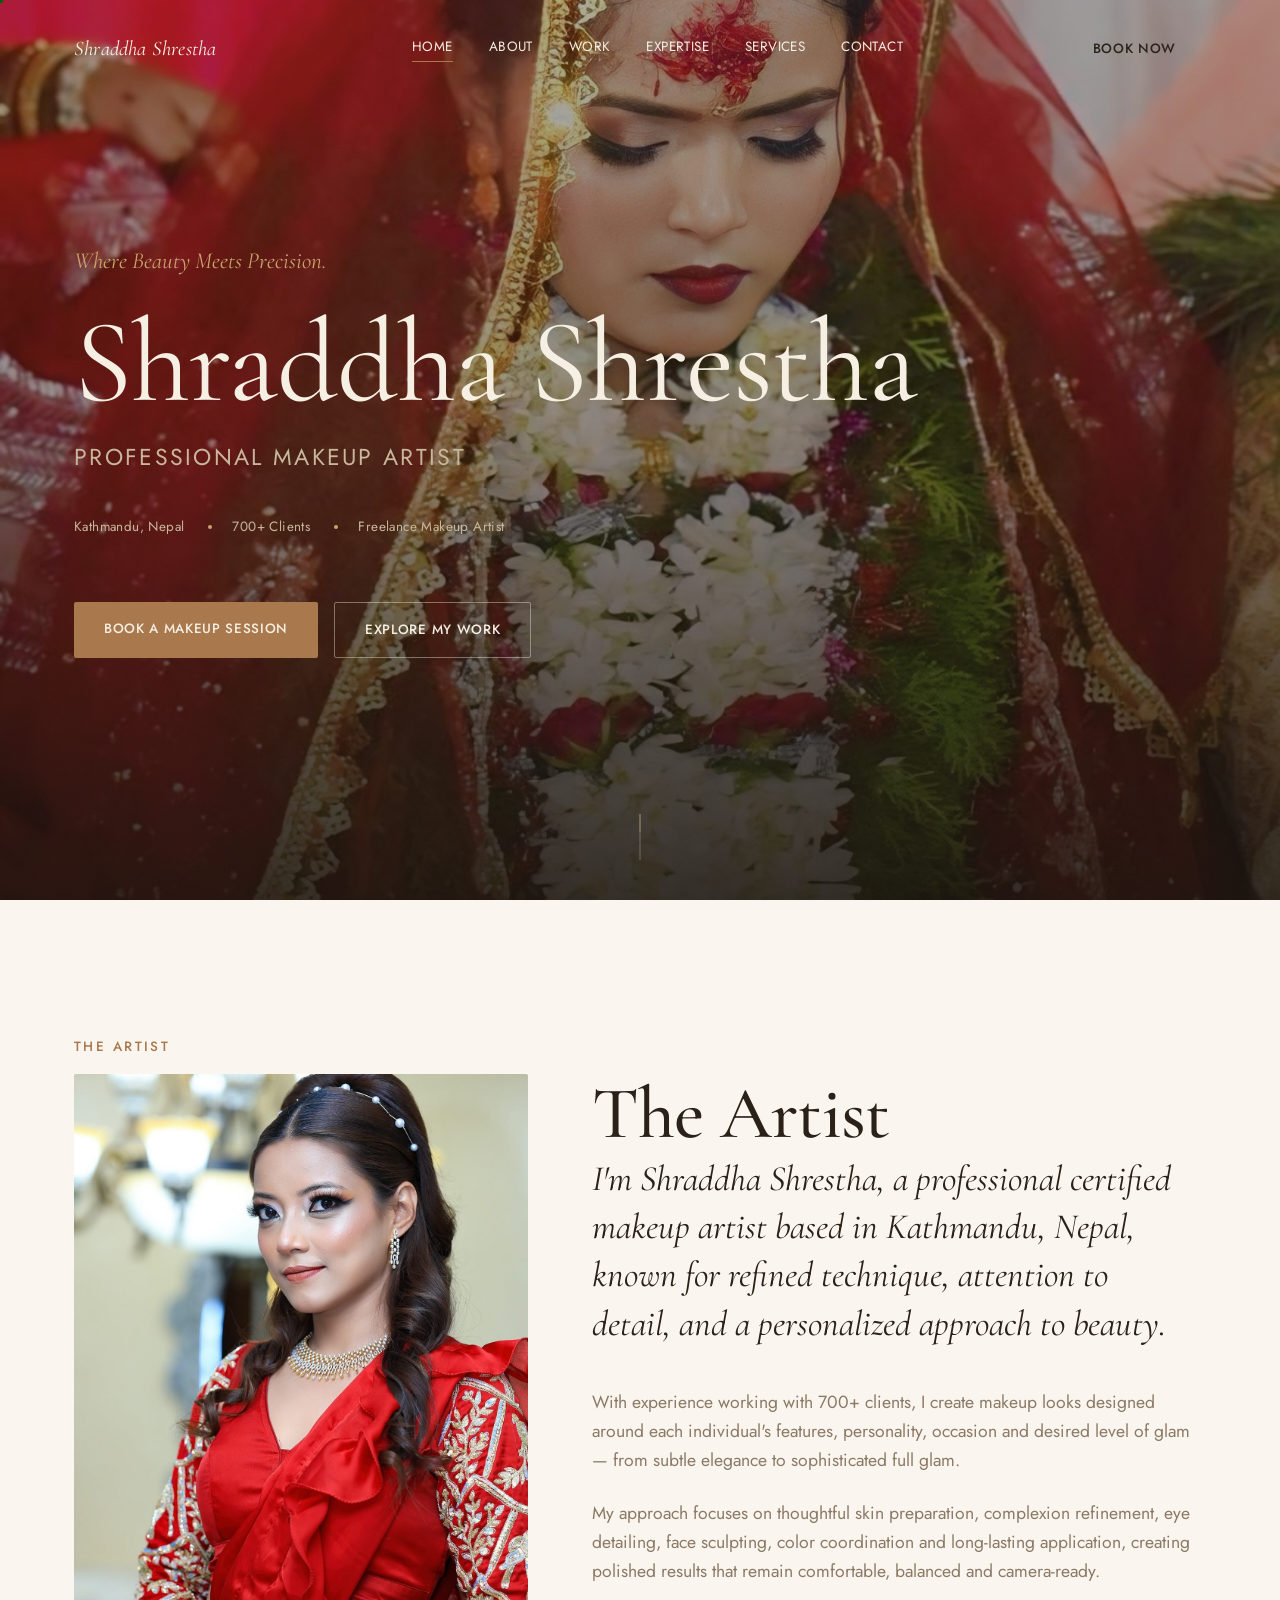
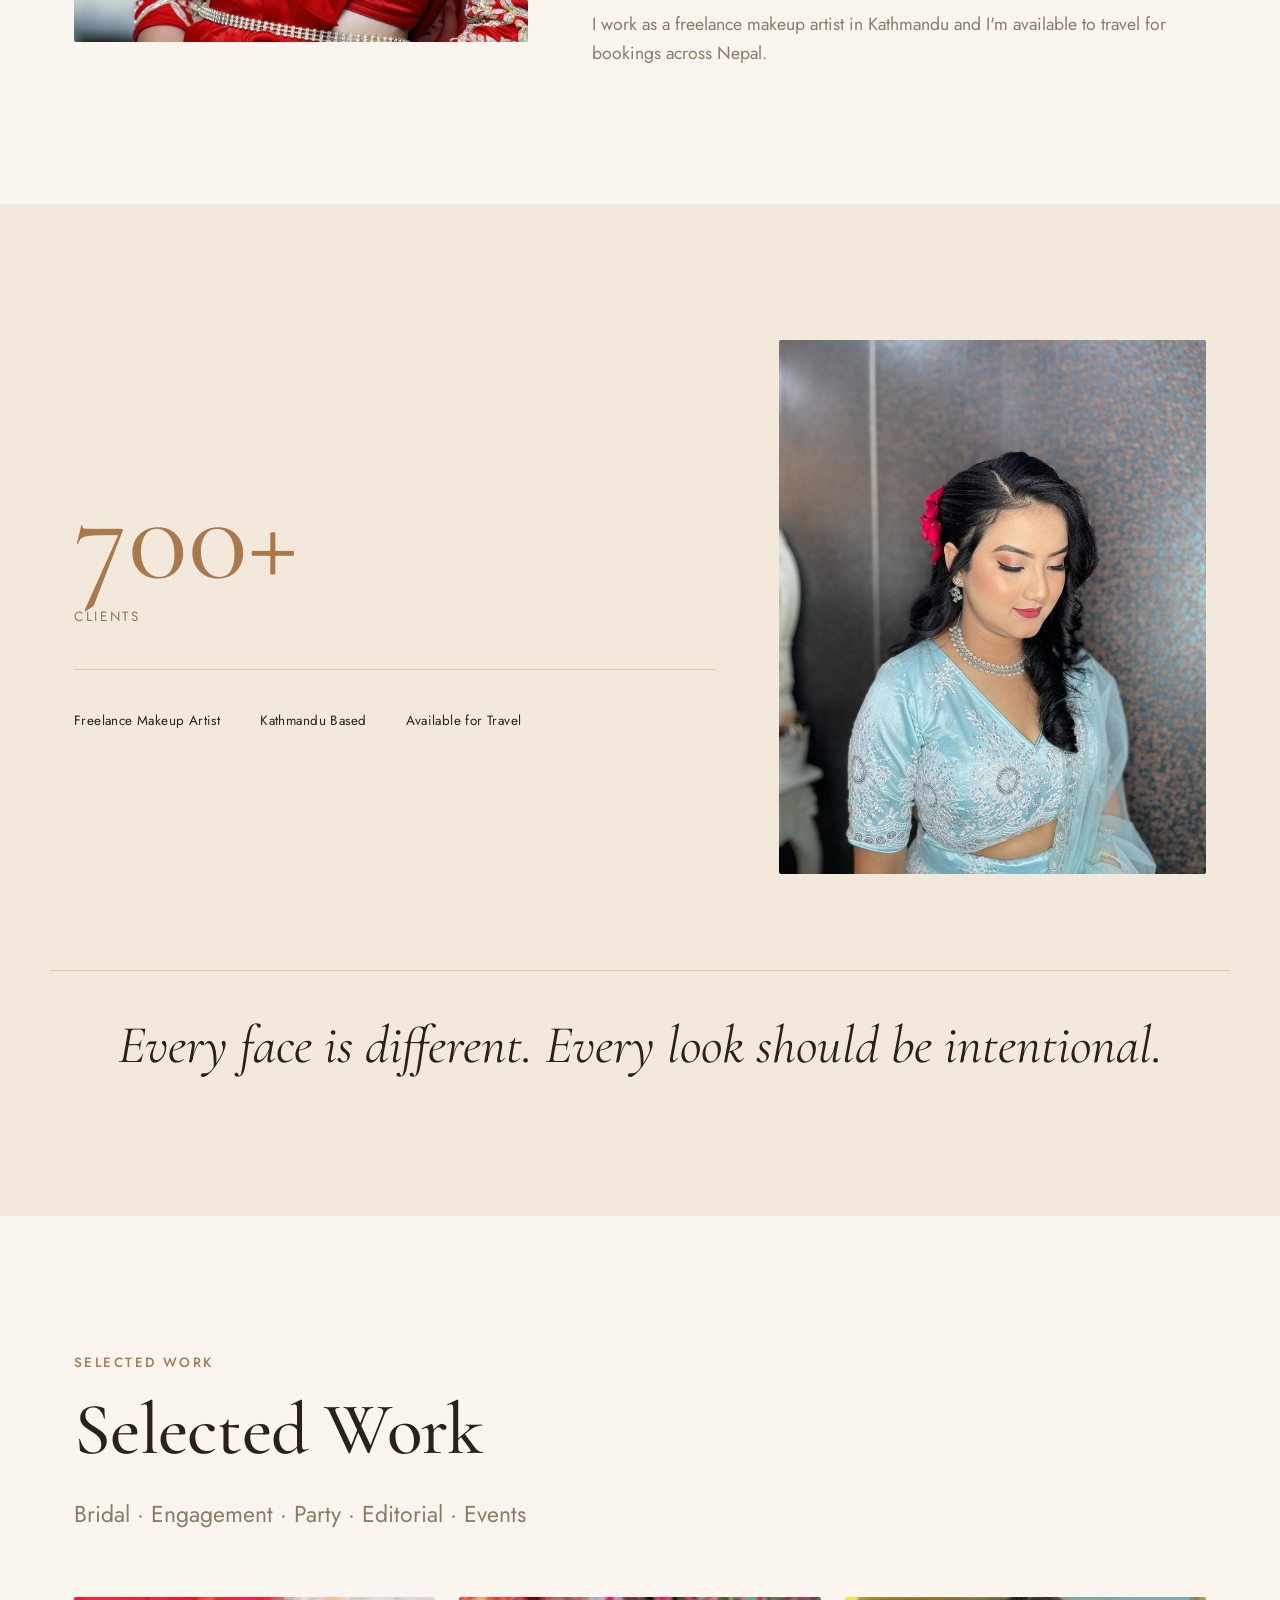
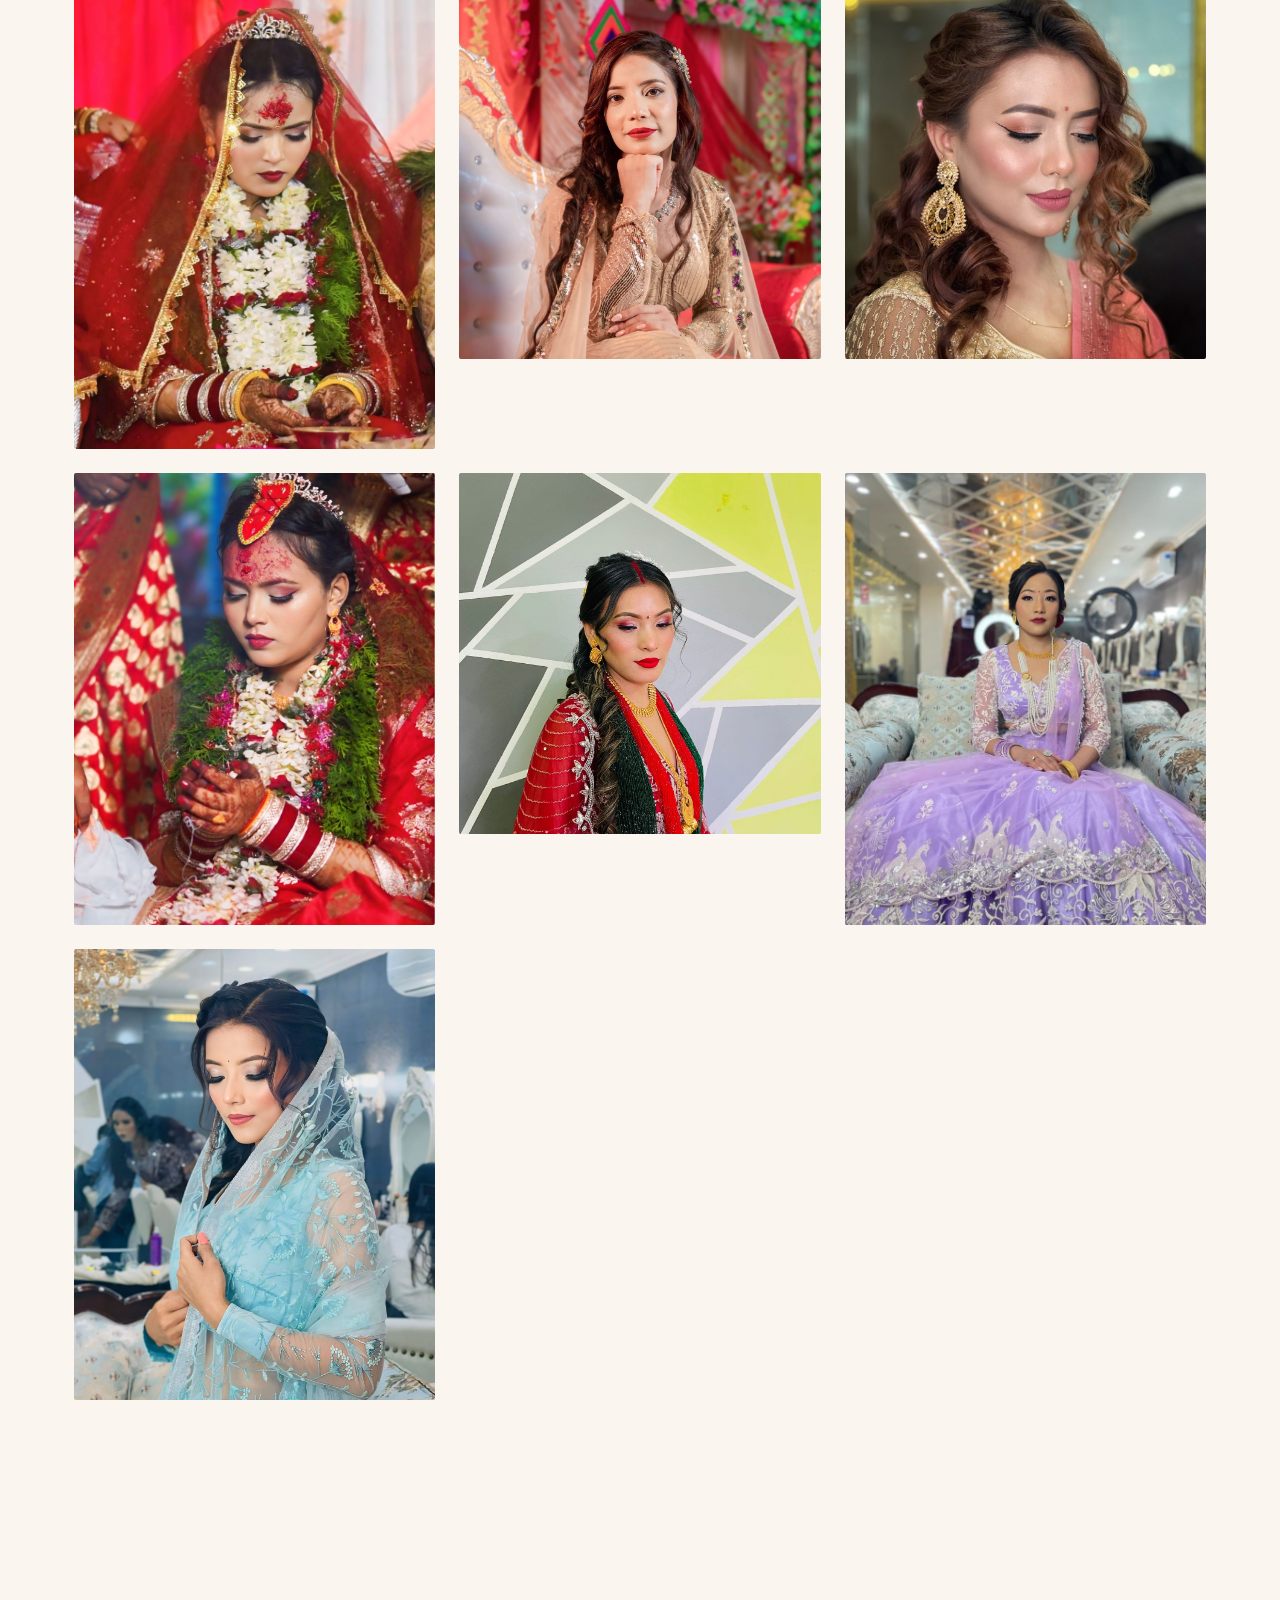
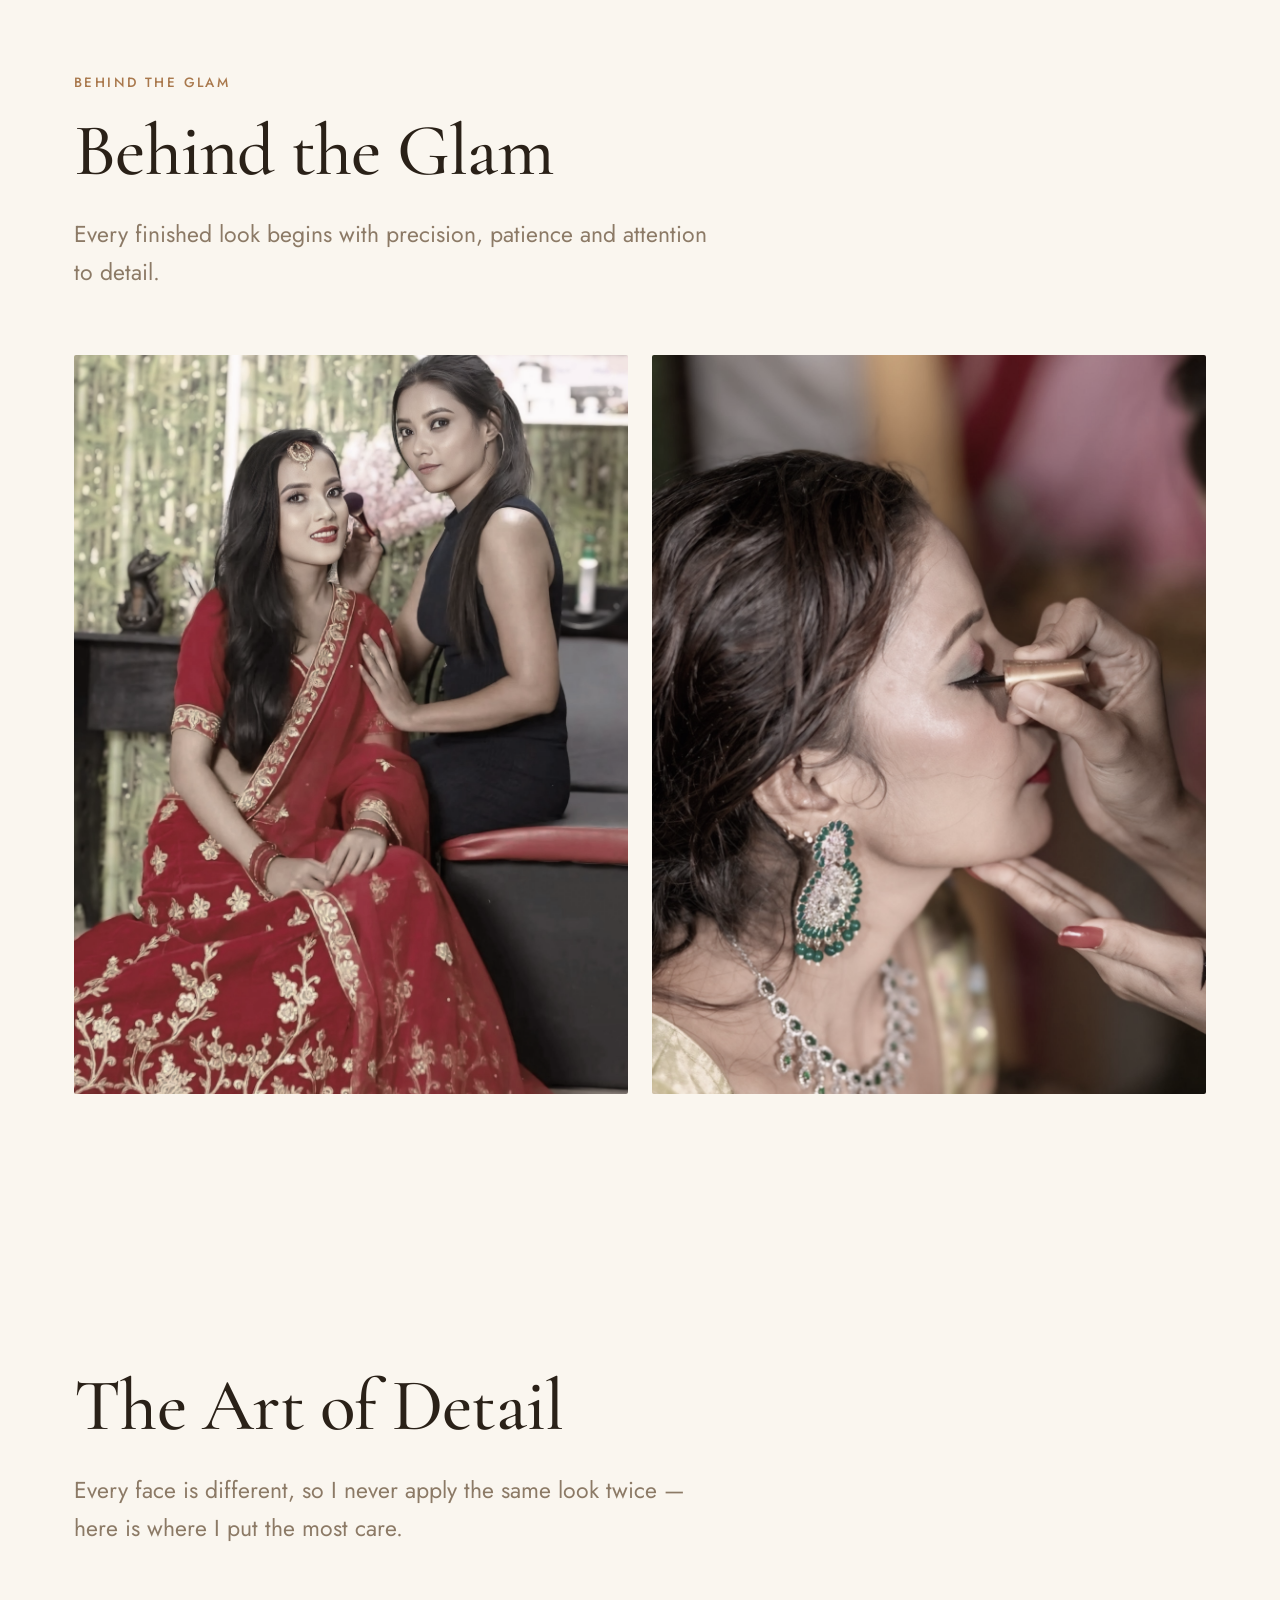
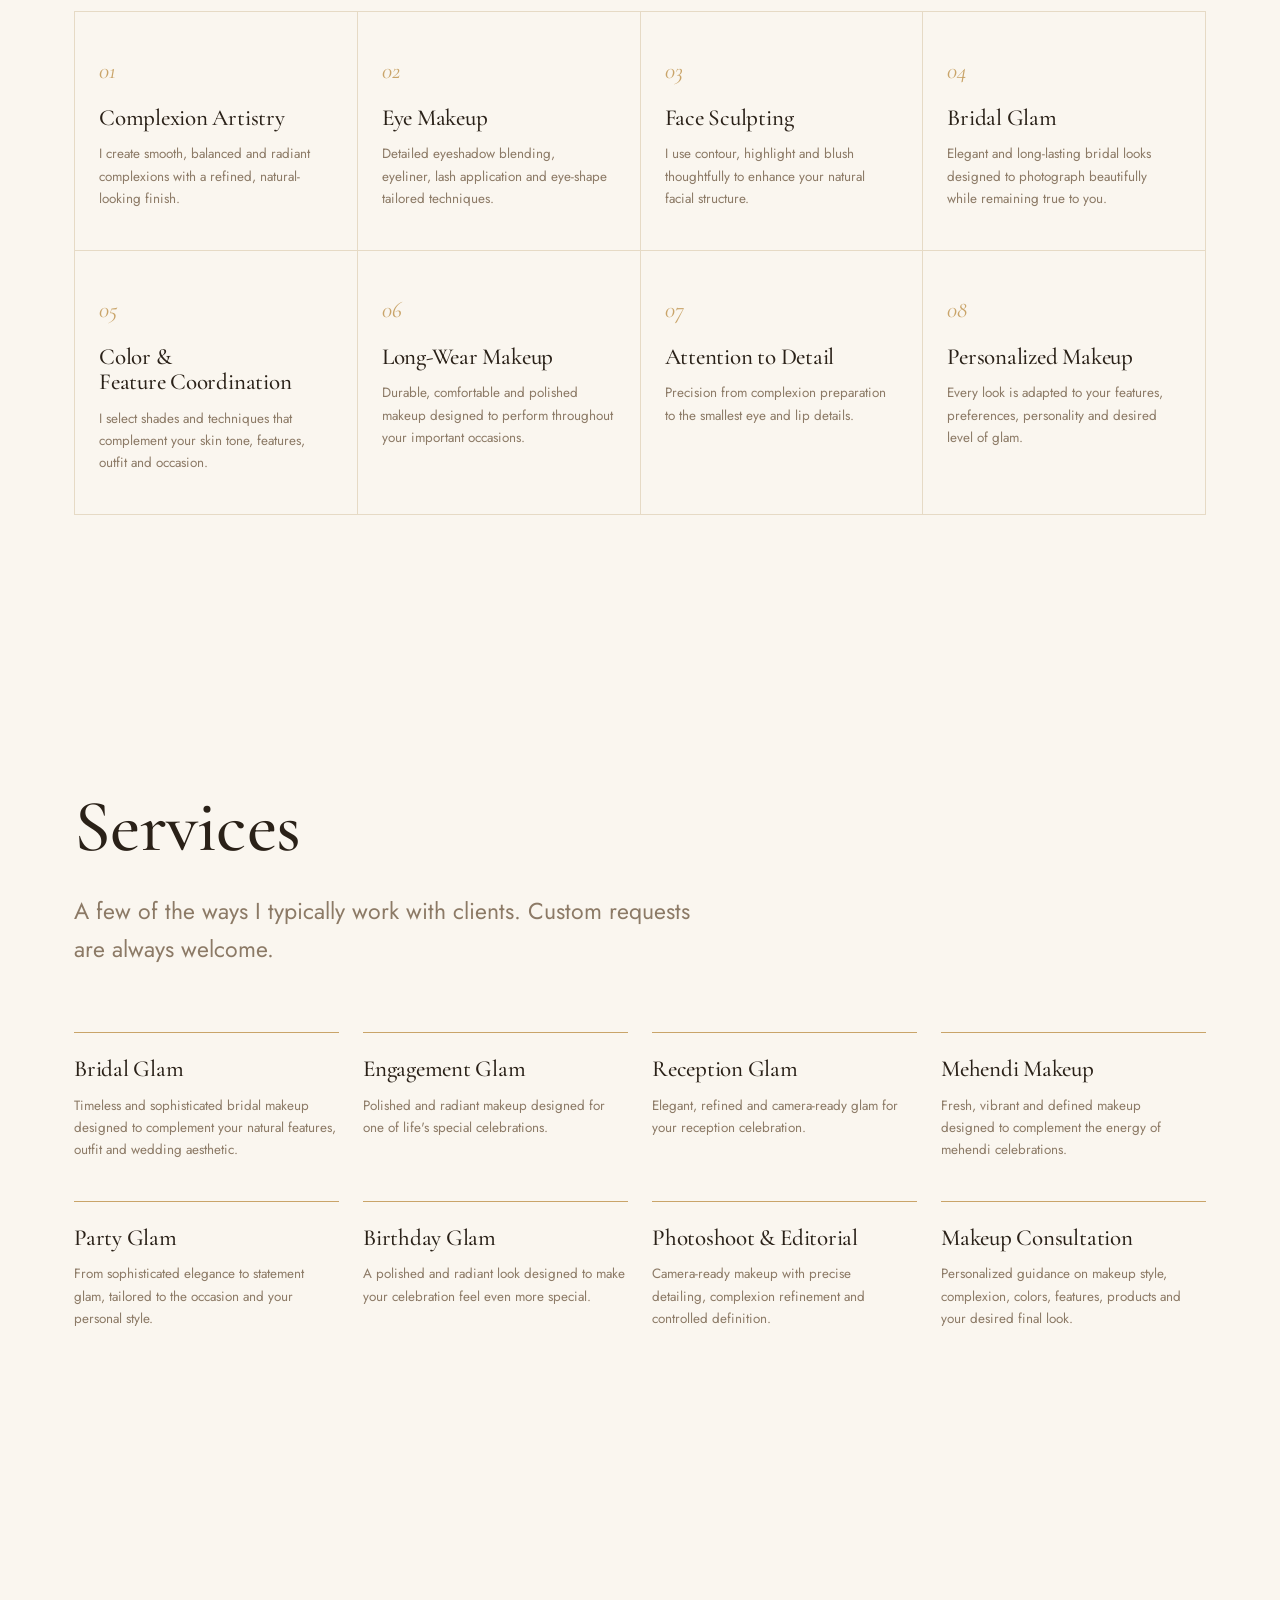
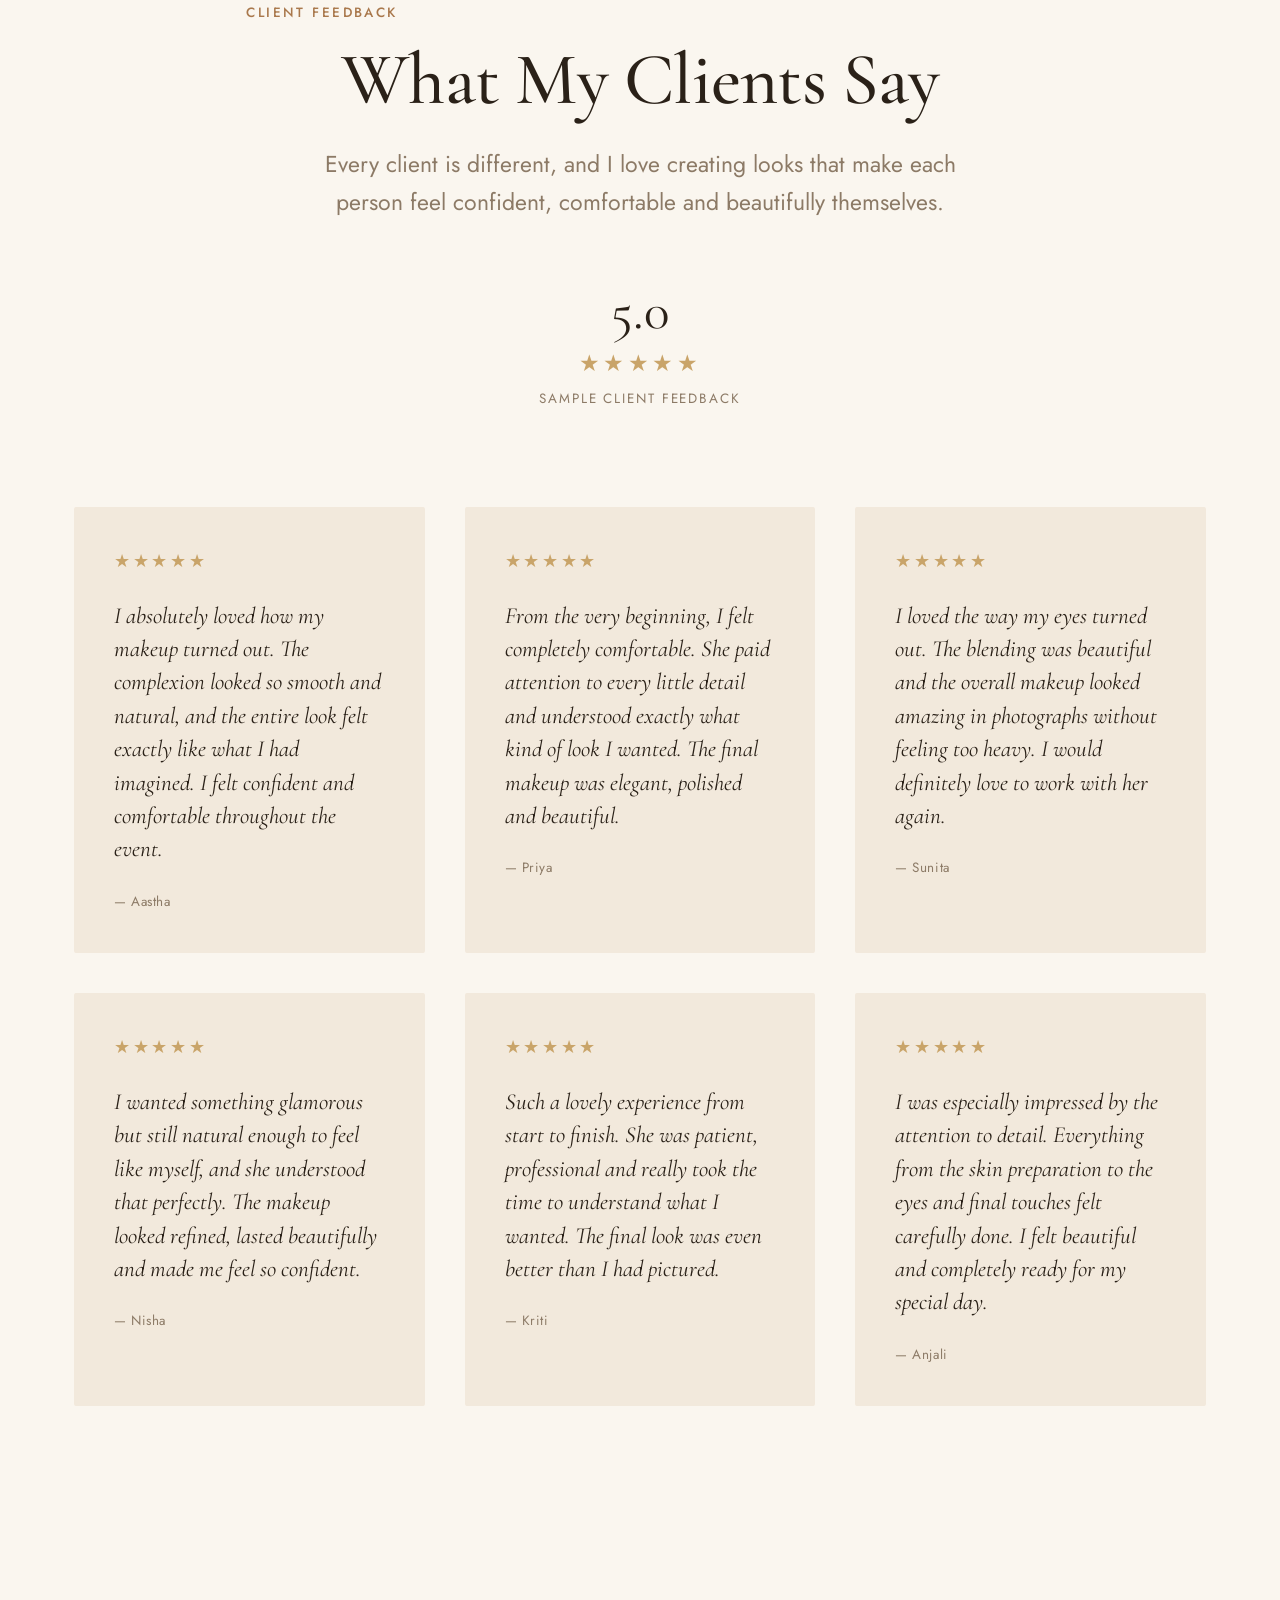
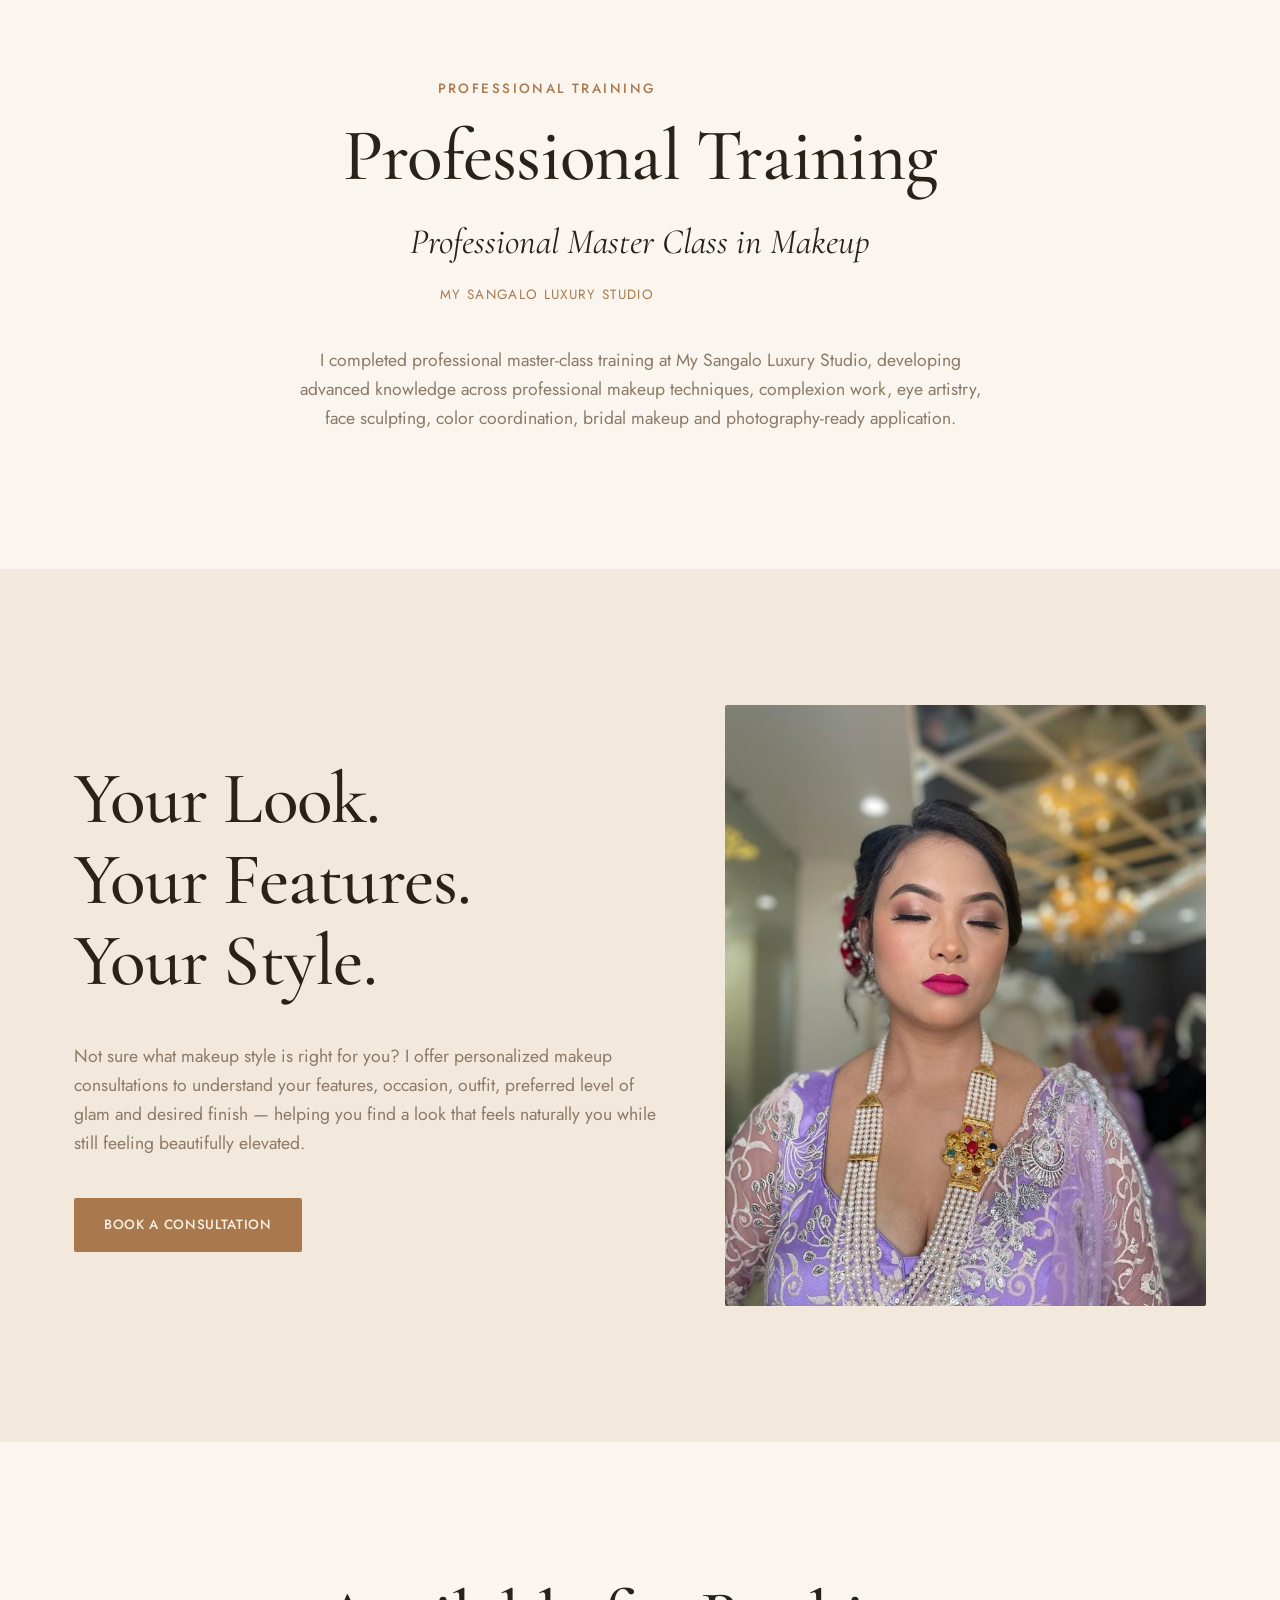
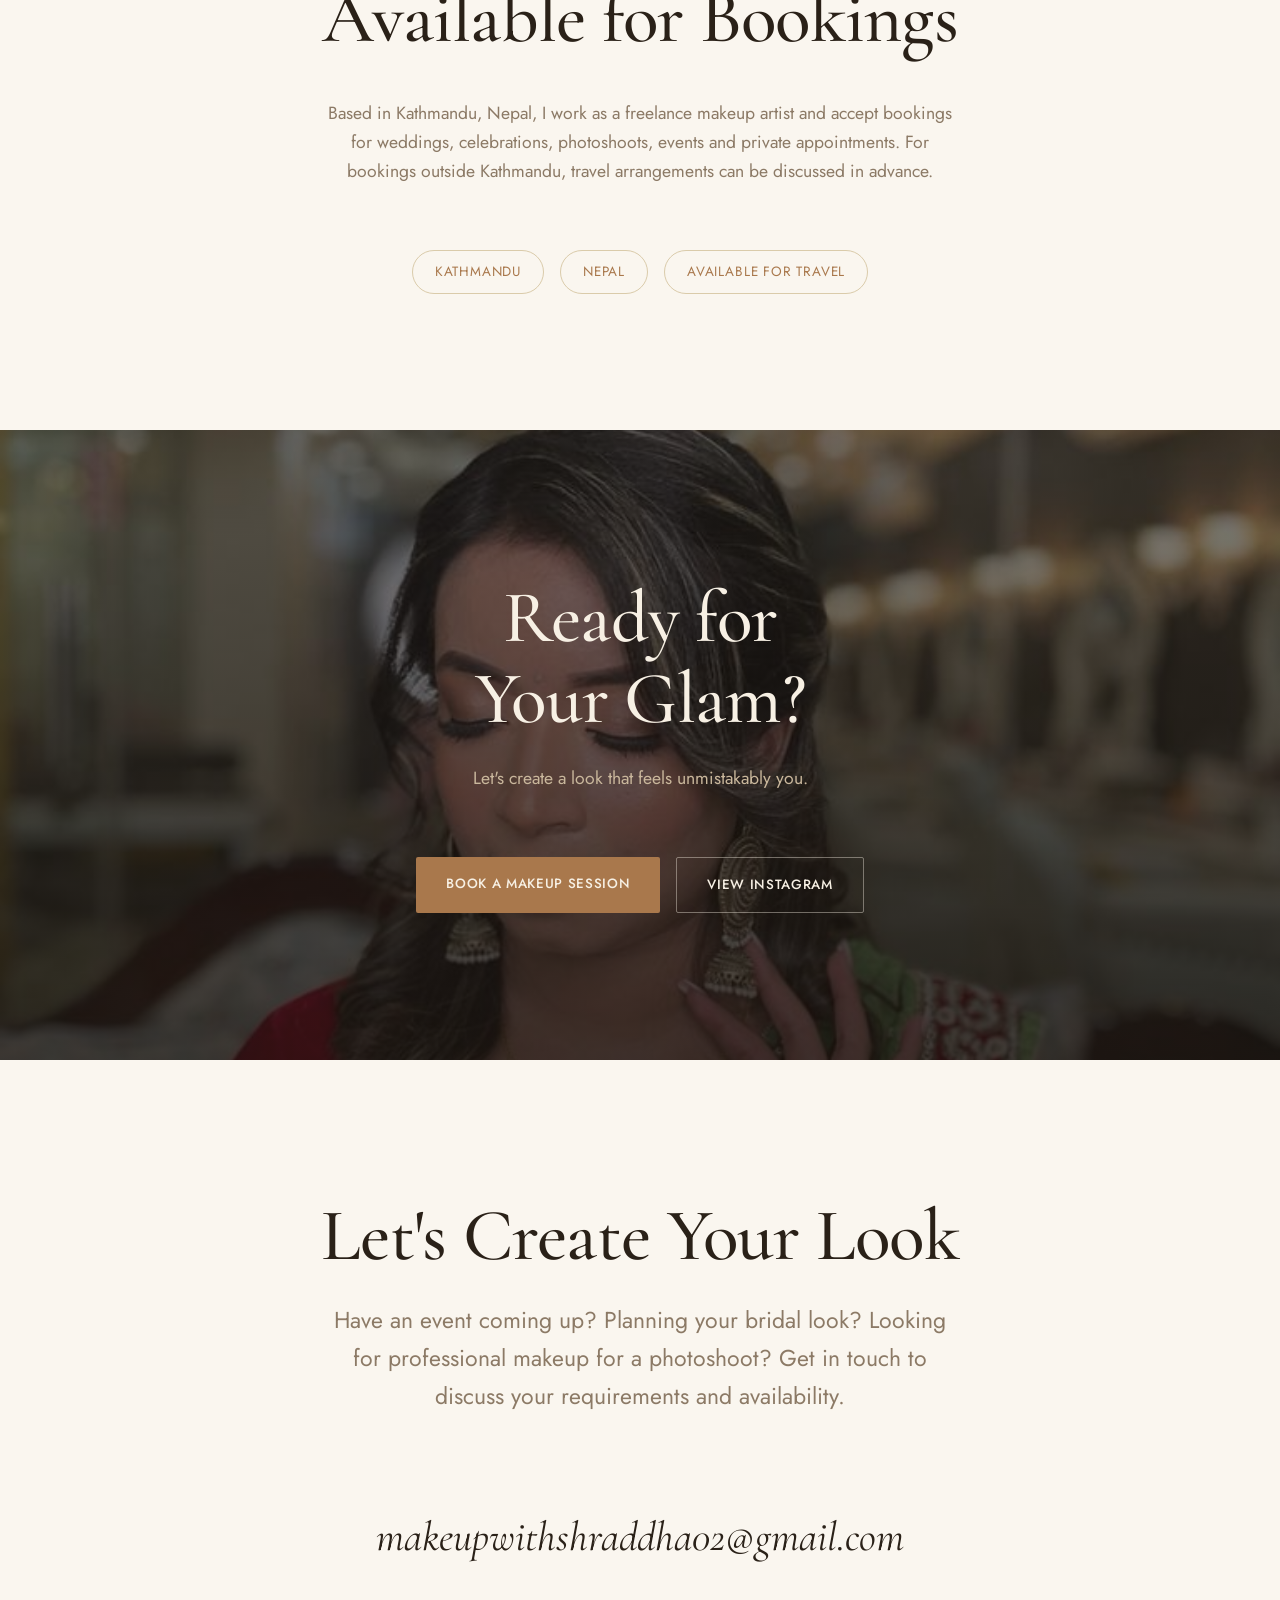
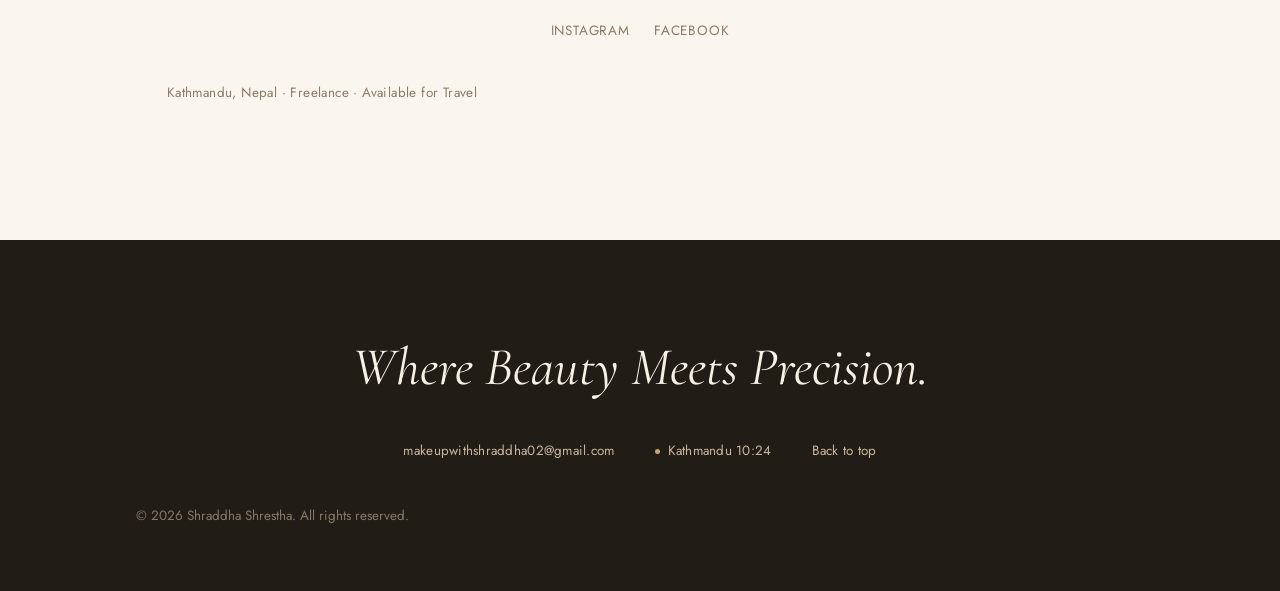
<file: index.html>
<!DOCTYPE html>
<html lang="en">
<head>
  <meta charset="UTF-8">
  <meta name="viewport" content="width=device-width, initial-scale=1.0">
  <meta name="theme-color" content="#FAF5EC">

  <!-- ===== SEO / PRIMARY META ===== -->
  <title>Shraddha Shrestha | Bridal Makeup Artist in Kathmandu, Nepal</title>
  <meta name="description" content="Certified freelance makeup artist in Kathmandu, Nepal. Shraddha Shrestha creates bridal, engagement, party and photoshoot makeup for 700+ clients — available for bookings and travel across Nepal.">
  <meta name="keywords" content="makeup artist Kathmandu, bridal makeup artist Kathmandu, bridal makeup artist Nepal, professional makeup artist Nepal, freelance makeup artist Kathmandu, makeup artist near me Kathmandu, engagement makeup artist Kathmandu, party makeup artist Kathmandu, mehendi makeup Nepal, photoshoot makeup artist Kathmandu, makeup consultation Kathmandu, certified makeup artist Nepal, Shraddha Shrestha makeup artist, makeup with shraddha">
  <meta name="author" content="Shraddha Shrestha">
  <meta name="robots" content="index, follow, max-image-preview:large, max-snippet:-1, max-video-preview:-1">
  <link rel="canonical" href="https://shraddhashrestha.com.np/">

  <!-- ===== LOCAL SEO — update lat/long if the studio location changes ===== -->
  <meta name="geo.region" content="NP-BA">
  <meta name="geo.placename" content="Kathmandu, Nepal">
  <meta name="geo.position" content="27.7172;85.3240">
  <meta name="ICBM" content="27.7172, 85.3240">

  <link rel="icon" href="data:image/svg+xml,%3Csvg xmlns='http://www.w3.org/2000/svg' viewBox='0 0 32 32'%3E%3Crect width='32' height='32' rx='6' fill='%232B241E'/%3E%3Ctext x='16' y='23' font-family='Georgia,serif' font-size='19' fill='%23C9A469' text-anchor='middle'%3ES%3C/text%3E%3C/svg%3E">
  <link rel="apple-touch-icon" href="data:image/svg+xml,%3Csvg xmlns='http://www.w3.org/2000/svg' viewBox='0 0 32 32'%3E%3Crect width='32' height='32' fill='%232B241E'/%3E%3Ctext x='16' y='23' font-family='Georgia,serif' font-size='19' fill='%23C9A469' text-anchor='middle'%3ES%3C/text%3E%3C/svg%3E">

  <!-- ===== OPEN GRAPH ===== -->
  <meta property="og:type" content="website">
  <meta property="og:site_name" content="Shraddha Shrestha">
  <meta property="og:url" content="https://shraddhashrestha.com.np/">
  <meta property="og:title" content="Shraddha Shrestha | Bridal Makeup Artist in Kathmandu, Nepal">
  <meta property="og:description" content="Certified freelance makeup artist in Kathmandu, Nepal — bridal, engagement, party, mehendi and photoshoot makeup for 700+ clients. Where beauty meets precision.">
  <meta property="og:image" content="https://shraddhashrestha.com.np/images/og-image.jpg">
  <meta property="og:image:width" content="1200">
  <meta property="og:image:height" content="630">
  <meta property="og:image:alt" content="Shraddha Shrestha, bridal makeup artist in Kathmandu, Nepal">
  <meta property="og:locale" content="en_US">

  <!-- ===== TWITTER CARD ===== -->
  <meta name="twitter:card" content="summary_large_image">
  <meta name="twitter:title" content="Shraddha Shrestha | Bridal Makeup Artist in Kathmandu, Nepal">
  <meta name="twitter:description" content="Certified freelance makeup artist in Kathmandu, Nepal — bridal, engagement, party, mehendi and photoshoot makeup for 700+ clients.">
  <meta name="twitter:image" content="https://shraddhashrestha.com.np/images/og-image.jpg">
  <meta name="twitter:image:alt" content="Shraddha Shrestha, bridal makeup artist in Kathmandu, Nepal">

  <!-- ===== FONTS ===== -->
  <link rel="preconnect" href="https://fonts.googleapis.com">
  <link rel="preconnect" href="https://fonts.gstatic.com" crossorigin>
  <link rel="stylesheet" href="https://fonts.googleapis.com/css2?family=Cormorant+Garamond:ital,wght@0,400;0,500;0,600;1,400;1,500&family=Jost:wght@400;500;600&display=swap">

  <link rel="preload" as="image" href="images/ee.jpg">
  <link rel="stylesheet" href="style.css">

  <!-- ===== STRUCTURED DATA =====
       Deliberately NOT including review/aggregateRating schema:
       the testimonials on this page are sample/placeholder content
       (see content.js), and structured-data ratings can surface
       directly as star ratings in Google search results — adding
       that here before real reviews exist would be misleading. ===== -->
  <script type="application/ld+json">
  {
    "@context": "https://schema.org",
    "@type": "Person",
    "name": "Shraddha Shrestha",
    "alternateName": "Makeup with Shraddha",
    "url": "https://shraddhashrestha.com.np/",
    "image": "https://shraddhashrestha.com.np/images/Shraddha%20Shrestha%20about%20me%20image.jpg",
    "jobTitle": "Bridal & Freelance Makeup Artist",
    "description": "Certified freelance makeup artist in Kathmandu, Nepal, specializing in bridal, engagement, party, mehendi and photoshoot makeup.",
    "address": { "@type": "PostalAddress", "addressLocality": "Kathmandu", "addressCountry": "Nepal" },
    "areaServed": { "@type": "Country", "name": "Nepal" },
    "knowsAbout": ["Bridal Makeup", "Engagement Makeup", "Reception Makeup", "Mehendi Makeup", "Party Makeup", "Birthday Makeup", "Photoshoot Makeup", "Makeup Consultation"],
    "makesOffer": [
      { "@type": "Offer", "itemOffered": { "@type": "Service", "name": "Bridal Glam" } },
      { "@type": "Offer", "itemOffered": { "@type": "Service", "name": "Engagement Glam" } },
      { "@type": "Offer", "itemOffered": { "@type": "Service", "name": "Reception Glam" } },
      { "@type": "Offer", "itemOffered": { "@type": "Service", "name": "Mehendi Makeup" } },
      { "@type": "Offer", "itemOffered": { "@type": "Service", "name": "Party Glam" } },
      { "@type": "Offer", "itemOffered": { "@type": "Service", "name": "Birthday Glam" } },
      { "@type": "Offer", "itemOffered": { "@type": "Service", "name": "Photoshoot & Editorial Makeup" } },
      { "@type": "Offer", "itemOffered": { "@type": "Service", "name": "Makeup Consultation" } }
    ],
    "sameAs": ["https://instagram.com/makeupwithshraddha_", "https://www.facebook.com/makeupwithshraddha"]
  }
  </script>
</head>
<body>
  <div class="grain" aria-hidden="true"></div>
  <div class="cursor-dot" aria-hidden="true"></div>

  <a href="#hero" class="skip-link">Skip to content</a>

  <!-- ===== NAVIGATION ===== -->
  <header id="navbar">
    <div class="nav-inner">
      <a href="#hero" class="nav-logo" id="nav-logo"></a>
      <button id="menu-toggle" aria-label="Toggle menu" aria-expanded="false">
        <span></span>
        <span></span>
      </button>
      <nav class="nav-links" id="nav-links"></nav>
      <a href="#contact" class="btn btn-nav" id="nav-cta"></a>
    </div>
  </header>

  <!-- ===== HERO ===== -->
  <section id="hero">
    <div class="hero-bg">
      <video
        class="hero-video"
        id="hero-video"
        autoplay
        muted
        loop
        playsinline
        preload="metadata">
      </video>
      <div class="hero-overlay"></div>
    </div>
    <div class="hero-content">
      <p class="eyebrow" id="hero-eyebrow"></p>
      <h1 id="hero-headline"></h1>
      <p class="hero-sub" id="hero-subheadline"></p>
      <div class="hero-meta" id="hero-meta"></div>
      <div class="hero-buttons" id="hero-buttons"></div>
    </div>
    <div class="hero-scroll" aria-hidden="true"><span></span></div>
  </section>

  <!-- ===== ABOUT / THE ARTIST ===== -->
  <section id="about">
    <p class="eyebrow eyebrow-label">The Artist</p>
    <div class="about-grid">
      <div class="about-image">
        <img id="about-image" src="" alt="">
      </div>
      <div class="about-text">
        <h2 id="about-heading"></h2>
        <p class="lead" id="about-lead"></p>
        <div id="about-paragraphs"></div>
      </div>
    </div>
  </section>

  <!-- ===== STATS / EXPERIENCE ===== -->
  <section id="stats">
    <div class="stats-grid">
      <div class="stats-figure">
        <span class="stats-number" id="stats-number"></span>
        <span class="stats-number-label" id="stats-number-label"></span>
        <ul class="stats-details" id="stats-details"></ul>
      </div>
      <div class="stats-image">
        <img id="stats-image" src="" alt="">
      </div>
    </div>
    <p class="stats-statement" id="stats-statement"></p>
  </section>

  <!-- ===== SELECTED WORK ===== -->
  <section id="work">
    <p class="eyebrow eyebrow-label">Selected Work</p>
    <h2 id="work-heading"></h2>
    <p class="section-intro" id="work-intro"></p>
    <div class="work-gallery" id="work-gallery"></div>
  </section>

  <!-- ===== BEHIND THE GLAM ===== -->
  <section id="glam">
    <p class="eyebrow eyebrow-label">Behind the Glam</p>
    <h2 id="glam-heading"></h2>
    <p class="section-intro" id="glam-statement"></p>
    <div class="glam-gallery" id="glam-gallery"></div>
  </section>

  <!-- ===== EXPERTISE / THE ART OF DETAIL ===== -->
  <section id="expertise">
    <h2 id="expertise-heading"></h2>
    <p class="section-intro" id="expertise-intro"></p>
    <div class="expertise-grid" id="expertise-items"></div>
  </section>

  <!-- ===== SERVICES ===== -->
  <section id="services">
    <h2 id="services-heading"></h2>
    <p class="section-intro" id="services-intro"></p>
    <div class="services-grid" id="services-items"></div>
  </section>

  <!-- ===== TESTIMONIALS (sample/demo content — see content.js) ===== -->
  <section id="testimonials">
    <p class="eyebrow eyebrow-label">Client Feedback</p>
    <h2 id="testimonials-heading"></h2>
    <p class="section-intro" id="testimonials-intro"></p>
    <div class="testimonials-rating">
      <span class="testimonials-rating-number" id="testimonials-rating-number"></span>
      <span class="testimonials-rating-stars" id="testimonials-rating-stars"></span>
      <span class="testimonials-rating-label" id="testimonials-rating-label"></span>
    </div>
    <div class="testimonials-track" id="testimonials-items"></div>
  </section>

  <!-- ===== PROFESSIONAL TRAINING ===== -->
  <section id="training">
    <div class="training-inner">
      <p class="eyebrow eyebrow-label">Professional Training</p>
      <h2 id="training-heading"></h2>
      <p class="training-qualification" id="training-qualification"></p>
      <p class="training-institution" id="training-institution"></p>
      <p class="training-paragraph" id="training-paragraph"></p>
    </div>
  </section>

  <!-- ===== MAKEUP CONSULTATION ===== -->
  <section id="consultation">
    <div class="consultation-grid">
      <div class="consultation-text">
        <h2 id="consultation-heading"></h2>
        <p id="consultation-paragraph"></p>
        <a href="#" class="btn btn-primary" id="consultation-cta"></a>
      </div>
      <div class="consultation-image">
        <img id="consultation-image" src="" alt="">
      </div>
    </div>
  </section>

  <!-- ===== AVAILABLE FOR BOOKINGS / TRAVEL ===== -->
  <section id="travel">
    <h2 id="travel-heading"></h2>
    <p id="travel-paragraph"></p>
    <div class="travel-tags" id="travel-tags"></div>
  </section>

  <!-- ===== FINAL CTA ===== -->
  <section id="finalCta">
    <div class="final-cta-bg">
      <img id="final-cta-image" src="" alt="">
      <div class="final-cta-overlay"></div>
    </div>
    <div class="final-cta-content">
      <h2 id="final-cta-heading"></h2>
      <p id="final-cta-paragraph"></p>
      <div class="hero-buttons" id="final-cta-buttons"></div>
    </div>
  </section>

  <!-- ===== CONTACT ===== -->
  <section id="contact">
    <h2 id="contact-heading"></h2>
    <p class="section-intro" id="contact-intro"></p>
    <a href="#" id="contact-email" class="contact-email"></a>
    <div class="social-links" id="contact-social"></div>
    <p class="contact-meta" id="contact-meta"></p>
  </section>

  <!-- ===== FOOTER ===== -->
  <footer>
    <p class="footer-mark" id="footer-tagline"></p>
    <div class="footer-meta">
      <a href="#" id="footer-email"></a>
      <span class="footer-time" id="footer-time" aria-label="Local time"></span>
      <a href="#hero" class="footer-top" data-scroll-top>Back to top</a>
    </div>
    <p class="footer-legal" id="footer-legal"></p>
  </footer>

  <script src="content.js"></script>
  <script src="render.js"></script>
  <script src="lenis.min.js"></script>
  <script src="script.js"></script>
</body>
</html>
</file>
<file: style.css>
/* ============================================================
   Shraddha Shrestha — Makeup Artist Portfolio
   Fonts loaded in index.html <head> (Cormorant Garamond + Jost)
   ============================================================ */

/* ============================
   1. DESIGN TOKENS
   ============================ */
:root {
  /* --- Colour: warm ivory / cream editorial, deep charcoal for bookends --- */
  --color-bg:            #FAF6EF;
  --color-bg-raised:     #F2E9DC;
  --color-bg-deep:        #221C17;
  --color-bg-deep-raised: #2C241D;
  --color-text:          #2A2118;
  --color-text-muted:    #8C7A66;
  --color-text-inverse:       #F7F0E4;
  --color-text-inverse-muted: #C9B79C;
  --color-accent:        #A9784C;
  --color-accent-soft:   #C9A469;
  --color-border:        #E6DAC5;
  --color-border-soft:   #DACBAA;

  /* --- Type families --- */
  --font-display: 'Cormorant Garamond', Georgia, 'Times New Roman', serif;
  --font-sans:    'Jost', -apple-system, BlinkMacSystemFont, 'Segoe UI', Roboto, sans-serif;

  /* --- Fluid type scale --- */
  --step-sm:  clamp(0.78rem, 0.76rem + 0.10vw, 0.85rem);
  --step-0:   clamp(1.00rem, 0.96rem + 0.20vw, 1.10rem);
  --step-1:   clamp(1.20rem, 1.12rem + 0.40vw, 1.45rem);
  --step-2:   clamp(1.60rem, 1.35rem + 1.10vw, 2.40rem);
  --step-3:   clamp(2.10rem, 1.65rem + 2.10vw, 3.40rem);
  --step-4:   clamp(2.70rem, 1.95rem + 3.40vw, 4.60rem);
  --step-hero: clamp(3.00rem, 1.30rem + 7.80vw, 7.40rem);

  /* --- Spacing scale --- */
  --space-2xs: 0.5rem;
  --space-xs:  0.75rem;
  --space-sm:  1rem;
  --space-md:  1.5rem;
  --space-lg:  2.5rem;
  --space-xl:  4rem;
  --space-2xl: 6rem;
  --space-3xl: 8.5rem;

  /* --- Layout --- */
  --container: 1180px;
  --measure: 62ch;

  /* --- Motion --- */
  --ease-out: cubic-bezier(0.19, 1, 0.22, 1);
}

/* ============================
   2. RESET
   ============================ */
*,
*::before,
*::after {
  margin: 0;
  padding: 0;
  box-sizing: border-box;
}

html {
  scroll-behavior: smooth;
}

body {
  background-color: var(--color-bg);
  color: var(--color-text);
  font-family: var(--font-sans);
  font-size: var(--step-0);
  line-height: 1.65;
  -webkit-font-smoothing: antialiased;
  -moz-osx-font-smoothing: grayscale;
  font-optical-sizing: auto;
  text-rendering: optimizeLegibility;
  overflow-x: hidden;
}

html.lenis,
html.lenis body {
  height: auto;
}

.lenis.lenis-smooth {
  scroll-behavior: auto !important;
}

.lenis.lenis-smooth [data-lenis-prevent] {
  overscroll-behavior: contain;
}

.lenis.lenis-stopped {
  overflow: hidden;
}

h1,
h2,
h3,
.about-text .lead,
.stats-statement,
.footer-mark {
  text-wrap: balance;
}

p {
  text-wrap: pretty;
}

img,
video {
  display: block;
  max-width: 100%;
}

a {
  color: inherit;
  text-decoration: none;
}

ul,
ol {
  list-style: none;
}

/* ============================
   3. TYPOGRAPHY
   ============================ */
h1,
h2,
h3 {
  font-family: var(--font-display);
  font-weight: 500;
  line-height: 1.1;
  letter-spacing: -0.01em;
}

h1 {
  font-weight: 400;
  font-size: var(--step-hero);
  letter-spacing: -0.01em;
  line-height: 1.0;
}

h2 {
  font-size: var(--step-4);
}

h3 {
  font-size: var(--step-2);
  font-weight: 500;
}

p {
  max-width: var(--measure);
}

.eyebrow {
  font-family: var(--font-display);
  font-style: italic;
  font-size: var(--step-1);
  color: var(--color-accent);
  margin-bottom: var(--space-md);
}

.eyebrow-label {
  font-family: var(--font-sans);
  font-style: normal;
  font-size: var(--step-sm);
  font-weight: 500;
  letter-spacing: 0.18em;
  text-transform: uppercase;
  color: var(--color-accent);
  margin-bottom: var(--space-sm);
}

.section-intro {
  color: var(--color-text-muted);
  font-size: var(--step-1);
  max-width: 46ch;
  margin-top: var(--space-md);
  margin-bottom: var(--space-xl);
}

/* ============================
   4. LAYOUT PRIMITIVES
   ============================ */
section {
  max-width: var(--container);
  margin-inline: auto;
  padding-block: var(--space-3xl);
  padding-inline: var(--space-md);
  scroll-margin-top: 90px;
}

.skip-link {
  position: absolute;
  left: -999px;
  top: 0;
  z-index: 500;
  background: var(--color-accent);
  color: var(--color-bg-deep);
  padding: 12px 20px;
  font-size: var(--step-sm);
}

.skip-link:focus {
  left: var(--space-md);
  top: var(--space-md);
}

/* ============================
   5. NAVIGATION
   ============================ */
#navbar {
  position: fixed;
  inset: 0 0 auto 0;
  z-index: 100;
  background-color: transparent;
  border-bottom: 1px solid transparent;
  transition: background-color 0.4s ease, border-color 0.4s ease;
}

#navbar.scrolled {
  background-color: rgba(250, 246, 239, 0.88);
  backdrop-filter: blur(10px);
  border-bottom-color: var(--color-border);
}

.nav-inner {
  max-width: var(--container);
  margin-inline: auto;
  padding: 22px var(--space-md);
  display: flex;
  justify-content: space-between;
  align-items: center;
  gap: var(--space-md);
}

.nav-logo {
  font-family: var(--font-display);
  font-size: 1.3rem;
  font-style: italic;
  letter-spacing: 0.01em;
  color: var(--color-text);
}

#navbar:not(.scrolled) .nav-logo,
#navbar:not(.scrolled) .nav-links a {
  color: var(--color-text-inverse);
}

.nav-links {
  display: flex;
  gap: 36px;
  margin-inline: auto;
  padding-left: 36px;
}

.nav-links a {
  position: relative;
  font-size: var(--step-sm);
  letter-spacing: 0.03em;
  text-transform: uppercase;
  color: var(--color-text-muted);
  padding-bottom: 4px;
  background-image: linear-gradient(var(--color-accent), var(--color-accent));
  background-repeat: no-repeat;
  background-position: 0 100%;
  background-size: 0% 1px;
  transition: color 0.35s ease, background-size 0.45s var(--ease-out);
}

.nav-links a:hover,
.nav-links a:focus-visible {
  color: var(--color-accent);
  background-size: 100% 1px;
}

.nav-links a.is-current {
  color: var(--color-accent);
  background-size: 100% 1px;
}

.btn-nav {
  padding: 11px 24px;
  font-size: var(--step-sm);
  letter-spacing: 0.05em;
  text-transform: uppercase;
  flex-shrink: 0;
}

/* ============================
   6. HERO
   ============================ */
#hero {
  position: relative;
  max-width: none;
  margin: 0;
  padding-block: 0;
  padding-inline: 0;
  min-height: 100vh;
  min-height: 100svh;
  display: flex;
  align-items: center;
  overflow: hidden;
  background-color: var(--color-bg-deep);
}

.hero-bg {
  position: absolute;
  inset: 0;
  z-index: 0;
}

.hero-video,
.hero-still,
.hero-bg img {
  width: 100%;
  height: 100%;
  object-fit: cover;
  object-position: center;
}

.hero-overlay {
  position: absolute;
  inset: 0;
  background: linear-gradient(
    180deg,
    rgba(24, 19, 14, 0.35) 0%,
    rgba(24, 19, 14, 0.45) 45%,
    rgba(24, 19, 14, 0.88) 100%
  );
}

.hero-content {
  position: relative;
  z-index: 1;
  width: 100%;
  max-width: var(--container);
  margin-inline: auto;
  padding: 0 var(--space-md);
  color: var(--color-text-inverse);
}

#hero .eyebrow {
  color: var(--color-accent-soft);
}

#hero h1 {
  max-width: 18ch;
  margin-bottom: var(--space-sm);
  color: var(--color-text-inverse);
}

.hero-sub {
  font-family: var(--font-sans);
  font-size: var(--step-1);
  letter-spacing: 0.1em;
  text-transform: uppercase;
  color: var(--color-text-inverse-muted);
  margin-bottom: var(--space-lg);
}

.hero-meta {
  display: flex;
  flex-wrap: wrap;
  gap: var(--space-sm) var(--space-md);
  margin-bottom: var(--space-xl);
  font-size: var(--step-sm);
  letter-spacing: 0.03em;
  color: var(--color-text-inverse-muted);
}

.hero-meta span {
  position: relative;
  padding-left: var(--space-md);
}

.hero-meta span:first-child {
  padding-left: 0;
}

.hero-meta span:not(:first-child)::before {
  content: "";
  position: absolute;
  left: 0;
  top: 50%;
  transform: translateY(-50%);
  width: 4px;
  height: 4px;
  border-radius: 50%;
  background-color: var(--color-accent-soft);
}

.hero-buttons {
  display: flex;
  gap: var(--space-sm);
  flex-wrap: wrap;
}

.hero-scroll {
  position: absolute;
  left: 50%;
  bottom: var(--space-lg);
  transform: translateX(-50%);
  z-index: 1;
  width: 1px;
  height: 46px;
  background-color: rgba(247, 240, 228, 0.3);
  overflow: hidden;
}

.hero-scroll span {
  display: block;
  width: 100%;
  height: 40%;
  background-color: var(--color-accent-soft);
  animation: scroll-trace 2.2s var(--ease-out) infinite;
}

@keyframes scroll-trace {
  0% { transform: translateY(-100%); }
  100% { transform: translateY(250%); }
}

/* ============================
   7. BUTTONS
   ============================ */
.btn {
  display: inline-block;
  padding: 16px 30px;
  font-family: var(--font-sans);
  font-size: var(--step-sm);
  font-weight: 500;
  letter-spacing: 0.05em;
  text-transform: uppercase;
  border-radius: 2px;
  cursor: pointer;
  transition: transform 0.35s var(--ease-out), background-color 0.35s ease,
    border-color 0.35s ease, color 0.35s ease;
}

.btn-primary {
  background-color: var(--color-accent);
  color: var(--color-text-inverse);
}

.btn-primary:hover {
  background-color: var(--color-accent-soft);
}

.btn-secondary {
  border: 1px solid rgba(247, 240, 228, 0.4);
  color: var(--color-text-inverse);
}

.btn-secondary:hover {
  border-color: var(--color-accent-soft);
  color: var(--color-accent-soft);
}

/* Secondary buttons that sit on light backgrounds (outside the hero/finalCta) */
#consultation .btn-secondary,
#contact .btn-secondary {
  border-color: var(--color-border-soft);
  color: var(--color-text);
}

.btn:focus-visible {
  outline: 2px solid var(--color-accent);
  outline-offset: 3px;
}

/* ============================
   8. ABOUT / THE ARTIST
   ============================ */
.about-grid {
  display: grid;
  grid-template-columns: 0.85fr 1.15fr;
  gap: var(--space-xl);
  align-items: start;
}

.about-image img {
  width: 100%;
  aspect-ratio: 4 / 5;
  object-fit: cover;
  object-position: 50% 15%;
  border-radius: 2px;
}

.about-text .lead {
  font-family: var(--font-display);
  font-size: var(--step-2);
  font-style: italic;
  line-height: 1.35;
  color: var(--color-text);
  margin-bottom: var(--space-lg);
}

.about-text p:not(.lead) {
  color: var(--color-text-muted);
}

.about-text p + p {
  margin-top: var(--space-md);
}

/* ============================
   9. STATS / EXPERIENCE
   ============================ */
#stats {
  max-width: none;
  padding-inline: 0;
  background-color: var(--color-bg-raised);
}

.stats-grid {
  max-width: var(--container);
  margin-inline: auto;
  padding-inline: var(--space-md);
  display: grid;
  grid-template-columns: 1.2fr 0.8fr;
  gap: var(--space-xl);
  align-items: center;
}

.stats-number {
  display: block;
  font-family: var(--font-display);
  font-size: clamp(4rem, 3rem + 6vw, 9rem);
  line-height: 0.9;
  color: var(--color-accent);
  font-variant-numeric: oldstyle-nums;
}

.stats-number-label {
  display: block;
  font-size: var(--step-sm);
  letter-spacing: 0.2em;
  text-transform: uppercase;
  color: var(--color-text-muted);
  margin-top: var(--space-xs);
}

.stats-details {
  display: flex;
  flex-wrap: wrap;
  gap: var(--space-sm) var(--space-lg);
  margin-top: var(--space-lg);
  padding-top: var(--space-lg);
  border-top: 1px solid var(--color-border-soft);
}

.stats-details li {
  font-size: var(--step-sm);
  letter-spacing: 0.03em;
  color: var(--color-text);
}

.stats-image img {
  width: 100%;
  aspect-ratio: 4 / 5;
  object-fit: cover;
  border-radius: 2px;
}

.stats-statement {
  max-width: var(--container);
  margin: var(--space-2xl) auto 0;
  padding: var(--space-lg) var(--space-md) 0;
  border-top: 1px solid var(--color-border-soft);
  font-family: var(--font-display);
  font-style: italic;
  font-size: var(--step-3);
  line-height: 1.3;
  text-align: center;
  color: var(--color-text);
}

/* ============================
   10. SELECTED WORK — editorial gallery
   ============================ */
.work-gallery {
  display: grid;
  grid-template-columns: repeat(auto-fill, minmax(280px, 1fr));
  gap: var(--space-md);
}

.work-figure {
  overflow: hidden;
  border-radius: 2px;
  background-color: var(--color-bg-raised);
}

.work-figure img {
  width: 100%;
  height: 100%;
  object-fit: cover;
  transition: transform 1.1s var(--ease-out);
}

.work-figure:hover img {
  transform: scale(1.045);
}

.work-figure--large {
  aspect-ratio: 4 / 5;
}

.work-figure--small {
  aspect-ratio: 1 / 1;
}

.work-figure--wide {
  grid-column: 1 / -1;
  aspect-ratio: 21 / 9;
}

/* ============================
   11. BEHIND THE GLAM
   ============================ */
.glam-gallery {
  display: grid;
  grid-template-columns: repeat(auto-fit, minmax(280px, 1fr));
  gap: var(--space-md);
}

.glam-figure {
  aspect-ratio: 3 / 4;
  overflow: hidden;
  border-radius: 2px;
  background-color: var(--color-bg-raised);
}

.glam-figure img {
  width: 100%;
  height: 100%;
  object-fit: cover;
  transition: transform 1.1s var(--ease-out), filter 0.8s ease;
  filter: grayscale(0.55);
}

.glam-figure:hover img {
  transform: scale(1.04);
  filter: grayscale(0);
}

/* ============================
   12. EXPERTISE — The Art of Detail
   ============================ */
.expertise-grid {
  display: grid;
  grid-template-columns: repeat(4, 1fr);
  gap: 0;
  border-top: 1px solid var(--color-border);
  border-left: 1px solid var(--color-border);
}

.expertise-item {
  padding: var(--space-lg) var(--space-md);
  border-right: 1px solid var(--color-border);
  border-bottom: 1px solid var(--color-border);
  transition: background-color 0.4s ease;
}

.expertise-item:hover {
  background-color: var(--color-bg-raised);
}

.expertise-index {
  display: block;
  font-family: var(--font-display);
  font-style: italic;
  font-size: var(--step-1);
  color: var(--color-accent-soft);
  margin-bottom: var(--space-sm);
}

.expertise-item h3 {
  font-size: var(--step-1);
  margin-bottom: var(--space-xs);
}

.expertise-item p {
  color: var(--color-text-muted);
  font-size: var(--step-sm);
}

/* ============================
   13. SERVICES
   ============================ */
.services-grid {
  display: grid;
  grid-template-columns: repeat(4, 1fr);
  gap: var(--space-lg) var(--space-md);
}

.service-card {
  padding-top: var(--space-md);
  border-top: 1px solid var(--color-accent-soft);
}

.service-card h3 {
  font-size: var(--step-1);
  margin-bottom: var(--space-xs);
}

.service-card p {
  color: var(--color-text-muted);
  font-size: var(--step-sm);
}

/* ============================
   13b. TESTIMONIALS (sample/demo content — see content.js)
   ============================ */
#testimonials {
  text-align: center;
}

#testimonials .section-intro {
  margin-inline: auto;
}

.testimonials-rating {
  display: flex;
  flex-direction: column;
  align-items: center;
  gap: 6px;
  margin: 0 auto var(--space-2xl);
}

.testimonials-rating-number {
  font-family: var(--font-display);
  font-size: var(--step-3);
  color: var(--color-text);
  line-height: 1;
}

.testimonials-rating-stars .stars {
  font-size: var(--step-1);
}

.testimonials-rating-label {
  font-size: var(--step-sm);
  letter-spacing: 0.14em;
  text-transform: uppercase;
  color: var(--color-text-muted);
}

.stars {
  color: var(--color-accent-soft);
  letter-spacing: 0.15em;
}

.testimonials-track {
  display: grid;
  grid-template-columns: repeat(3, 1fr);
  gap: var(--space-lg);
  text-align: left;
}

.testimonial-card {
  display: flex;
  flex-direction: column;
  gap: var(--space-md);
  padding: var(--space-lg);
  background-color: var(--color-bg-raised);
  border-radius: 2px;
  transition: transform 0.4s var(--ease-out), box-shadow 0.4s var(--ease-out);
}

.testimonial-card:hover {
  transform: translateY(-4px);
  box-shadow: 0 18px 40px -24px rgba(42, 33, 24, 0.35);
}

.testimonial-card .stars {
  font-size: var(--step-0);
}

.testimonial-card blockquote {
  font-family: var(--font-display);
  font-style: italic;
  font-size: var(--step-1);
  line-height: 1.45;
  color: var(--color-text);
  max-width: none;
}

.testimonial-card figcaption {
  font-size: var(--step-sm);
  letter-spacing: 0.04em;
  color: var(--color-text-muted);
}

.testimonial-card figcaption::before {
  content: "— ";
}

#testimonials.in-view .testimonial-card {
  animation: rise-in 0.75s var(--ease-out) backwards;
}

#testimonials.in-view .testimonial-card:nth-child(2) { animation-delay: 0.08s; }
#testimonials.in-view .testimonial-card:nth-child(3) { animation-delay: 0.16s; }
#testimonials.in-view .testimonial-card:nth-child(4) { animation-delay: 0.24s; }
#testimonials.in-view .testimonial-card:nth-child(5) { animation-delay: 0.32s; }
#testimonials.in-view .testimonial-card:nth-child(6) { animation-delay: 0.40s; }

@media (max-width: 900px) {
  .testimonials-track {
    grid-template-columns: repeat(2, 1fr);
  }
}

/* Mobile: swipeable carousel via native scroll-snap, no JS needed */
@media (max-width: 640px) {
  .testimonials-track {
    display: flex;
    grid-template-columns: none;
    overflow-x: auto;
    scroll-snap-type: x mandatory;
    gap: var(--space-md);
    margin-inline: calc(var(--space-md) * -1);
    padding-inline: var(--space-md);
    padding-bottom: var(--space-sm);
    scrollbar-width: thin;
    scrollbar-color: var(--color-accent-soft) transparent;
  }

  .testimonial-card {
    flex: 0 0 84%;
    scroll-snap-align: center;
  }
}

/* ============================
   14. PROFESSIONAL TRAINING
   ============================ */
#training {
  text-align: center;
}

.training-inner {
  max-width: 62ch;
  margin-inline: auto;
}

.training-qualification {
  font-family: var(--font-display);
  font-style: italic;
  font-size: var(--step-2);
  color: var(--color-text);
  margin-top: var(--space-sm);
}

.training-institution {
  font-size: var(--step-sm);
  letter-spacing: 0.1em;
  text-transform: uppercase;
  color: var(--color-accent);
  margin-top: var(--space-xs);
}

.training-paragraph {
  color: var(--color-text-muted);
  margin: var(--space-lg) auto 0;
}

/* ============================
   15. MAKEUP CONSULTATION
   ============================ */
#consultation {
  max-width: none;
  padding-inline: 0;
  background-color: var(--color-bg-raised);
}

.consultation-grid {
  max-width: var(--container);
  margin-inline: auto;
  padding-inline: var(--space-md);
  display: grid;
  grid-template-columns: 1.1fr 0.9fr;
  gap: var(--space-xl);
  align-items: center;
}

.consultation-text h2 {
  margin-bottom: var(--space-lg);
}

.consultation-text p {
  color: var(--color-text-muted);
  margin-bottom: var(--space-lg);
}

.consultation-image img {
  width: 100%;
  aspect-ratio: 4 / 5;
  object-fit: cover;
  border-radius: 2px;
}

/* ============================
   16. AVAILABLE FOR BOOKINGS / TRAVEL
   ============================ */
#travel {
  text-align: center;
}

#travel p {
  color: var(--color-text-muted);
  margin: var(--space-lg) auto 0;
  max-width: 58ch;
}

.travel-tags {
  display: flex;
  justify-content: center;
  flex-wrap: wrap;
  gap: var(--space-sm);
  margin-top: var(--space-xl);
}

.travel-tags span {
  padding: 10px 22px;
  border: 1px solid var(--color-border-soft);
  border-radius: 999px;
  font-size: var(--step-sm);
  letter-spacing: 0.06em;
  text-transform: uppercase;
  color: var(--color-accent);
}

/* ============================
   17. FINAL CTA
   ============================ */
#finalCta {
  position: relative;
  max-width: none;
  margin: 0;
  padding-block: var(--space-3xl);
  padding-inline: var(--space-md);
  display: flex;
  align-items: center;
  justify-content: center;
  min-height: 70vh;
  overflow: hidden;
  text-align: center;
}

.final-cta-bg {
  position: absolute;
  inset: 0;
  z-index: 0;
}

.final-cta-bg img {
  width: 100%;
  height: 100%;
  object-fit: cover;
}

.final-cta-overlay {
  position: absolute;
  inset: 0;
  background: linear-gradient(180deg, rgba(24, 19, 14, 0.55), rgba(24, 19, 14, 0.82));
}

.final-cta-content {
  position: relative;
  z-index: 1;
  max-width: 46ch;
  color: var(--color-text-inverse);
}

.final-cta-content h2 {
  color: var(--color-text-inverse);
  margin-bottom: var(--space-md);
}

.final-cta-content p {
  color: var(--color-text-inverse-muted);
  margin: 0 auto var(--space-xl);
}

.final-cta-content .hero-buttons {
  justify-content: center;
}

/* ============================
   18. CONTACT
   ============================ */
#contact {
  text-align: center;
}

#contact .section-intro {
  margin-inline: auto;
}

.contact-email {
  display: inline-block;
  font-family: var(--font-display);
  font-style: italic;
  font-size: clamp(1.3rem, 5.5vw, 2.6rem);
  margin: var(--space-md) 0 var(--space-lg);
  max-width: 100%;
  padding-bottom: 8px;
  background-image: linear-gradient(var(--color-accent), var(--color-accent));
  background-repeat: no-repeat;
  background-position: 0 100%;
  background-size: 0% 1px;
  transition: color 0.35s ease, background-size 0.5s var(--ease-out);
}

.contact-email:hover,
.contact-email:focus-visible {
  color: var(--color-accent);
  background-size: 100% 1px;
}

.social-links {
  display: flex;
  justify-content: center;
  gap: var(--space-md);
}

.social-links a {
  color: var(--color-text-muted);
  font-size: var(--step-sm);
  letter-spacing: 0.06em;
  text-transform: uppercase;
  transition: color 0.35s ease;
}

.social-links a:hover,
.social-links a:focus-visible {
  color: var(--color-accent);
}

.contact-meta {
  margin-top: var(--space-lg);
  font-size: var(--step-sm);
  letter-spacing: 0.03em;
  color: var(--color-text-muted);
}

/* ============================
   19. FOOTER — dark bookend, mirrors the hero
   ============================ */
footer {
  position: relative;
  max-width: none;
  margin: 0;
  text-align: center;
  padding: var(--space-2xl) var(--space-md) var(--space-xl);
  background-color: var(--color-bg-deep);
  color: var(--color-text-inverse-muted);
  font-size: var(--step-sm);
}

.footer-mark {
  font-family: var(--font-display);
  font-style: italic;
  font-size: var(--step-3);
  font-weight: 400;
  line-height: 1.2;
  color: var(--color-text-inverse);
  max-width: none;
  margin-bottom: var(--space-lg);
}

.footer-meta {
  display: flex;
  flex-wrap: wrap;
  justify-content: center;
  align-items: center;
  gap: var(--space-sm) var(--space-lg);
  margin-bottom: var(--space-lg);
}

.footer-meta a,
.footer-time {
  position: relative;
  color: var(--color-text-inverse-muted);
  letter-spacing: 0.02em;
  padding-bottom: 3px;
  transition: color 0.35s ease;
}

.footer-meta a {
  background-image: linear-gradient(var(--color-accent-soft), var(--color-accent-soft));
  background-repeat: no-repeat;
  background-position: 0 100%;
  background-size: 0% 1px;
  transition: color 0.35s ease, background-size 0.45s var(--ease-out);
}

.footer-meta a:hover,
.footer-meta a:focus-visible {
  color: var(--color-text-inverse);
  background-size: 100% 1px;
}

.footer-time::before {
  content: "";
  display: inline-block;
  width: 5px;
  height: 5px;
  margin-right: 8px;
  border-radius: 50%;
  background-color: var(--color-accent-soft);
  vertical-align: middle;
}

.footer-legal {
  font-size: var(--step-sm);
  color: var(--color-text-inverse-muted);
  opacity: 0.6;
}

/* ============================
   20. FOCUS VISIBILITY
   ============================ */
a:focus-visible,
button:focus-visible {
  outline: 2px solid var(--color-accent);
  outline-offset: 3px;
  border-radius: 1px;
}

/* ============================
   21. SCROLL REVEAL
   ============================ */
.reveal {
  opacity: 0;
  transform: translateY(16px);
  transition: opacity 0.9s var(--ease-out), transform 0.9s var(--ease-out);
}

.reveal.in-view {
  opacity: 1;
  transform: none;
}

/* staggered gallery / grid children, once their parent section is in view */
#work.in-view .work-figure,
#glam.in-view .glam-figure,
#expertise.in-view .expertise-item,
#services.in-view .service-card {
  animation: rise-in 0.75s var(--ease-out) backwards;
}

#work.in-view .work-figure:nth-child(2) { animation-delay: 0.08s; }
#work.in-view .work-figure:nth-child(3) { animation-delay: 0.16s; }
#work.in-view .work-figure:nth-child(4) { animation-delay: 0.24s; }
#work.in-view .work-figure:nth-child(5) { animation-delay: 0.32s; }

#glam.in-view .glam-figure:nth-child(2) { animation-delay: 0.06s; }
#glam.in-view .glam-figure:nth-child(3) { animation-delay: 0.12s; }
#glam.in-view .glam-figure:nth-child(4) { animation-delay: 0.18s; }
#glam.in-view .glam-figure:nth-child(5) { animation-delay: 0.24s; }
#glam.in-view .glam-figure:nth-child(6) { animation-delay: 0.30s; }

#expertise.in-view .expertise-item:nth-child(2) { animation-delay: 0.05s; }
#expertise.in-view .expertise-item:nth-child(3) { animation-delay: 0.10s; }
#expertise.in-view .expertise-item:nth-child(4) { animation-delay: 0.15s; }
#expertise.in-view .expertise-item:nth-child(5) { animation-delay: 0.20s; }
#expertise.in-view .expertise-item:nth-child(6) { animation-delay: 0.25s; }
#expertise.in-view .expertise-item:nth-child(7) { animation-delay: 0.30s; }
#expertise.in-view .expertise-item:nth-child(8) { animation-delay: 0.35s; }

#services.in-view .service-card:nth-child(2) { animation-delay: 0.05s; }
#services.in-view .service-card:nth-child(3) { animation-delay: 0.10s; }
#services.in-view .service-card:nth-child(4) { animation-delay: 0.15s; }
#services.in-view .service-card:nth-child(5) { animation-delay: 0.20s; }
#services.in-view .service-card:nth-child(6) { animation-delay: 0.25s; }
#services.in-view .service-card:nth-child(7) { animation-delay: 0.30s; }
#services.in-view .service-card:nth-child(8) { animation-delay: 0.35s; }

/* ============================
   22. HERO LOAD SEQUENCE
   ============================ */
@keyframes rise-in {
  from {
    opacity: 0;
    transform: translateY(18px);
  }
  to {
    opacity: 1;
    transform: none;
  }
}

.hero-content > * {
  animation: rise-in 0.9s var(--ease-out) backwards;
}

.hero-content > .eyebrow {
  animation-delay: 0.15s;
}

.hero-content > h1 {
  animation-delay: 0.3s;
}

.hero-content > .hero-sub {
  animation-delay: 0.42s;
}

.hero-content > .hero-meta {
  animation-delay: 0.54s;
}

.hero-content > .hero-buttons {
  animation-delay: 0.66s;
}

/* ============================
   23. GRAIN TEXTURE
   ============================ */
.grain {
  position: fixed;
  inset: 0;
  z-index: 300;
  pointer-events: none;
  opacity: 0.03;
  background-image: url("data:image/svg+xml,%3Csvg xmlns='http://www.w3.org/2000/svg' width='120' height='120'%3E%3Cfilter id='n'%3E%3CfeTurbulence type='fractalNoise' baseFrequency='0.9' numOctaves='2' stitchTiles='stitch'/%3E%3C/filter%3E%3Crect width='100%25' height='100%25' filter='url(%23n)'/%3E%3C/svg%3E");
}

/* ============================
   24. CUSTOM CURSOR
   ============================ */
.cursor-dot {
  position: fixed;
  top: 0;
  left: 0;
  width: 7px;
  height: 7px;
  border-radius: 50%;
  background-color: var(--color-accent);
  border: 1px solid transparent;
  pointer-events: none;
  z-index: 400;
  transform: translate(-50%, -50%);
  transition: width 0.3s var(--ease-out), height 0.3s var(--ease-out),
    background-color 0.3s ease, border-color 0.3s ease;
  mix-blend-mode: difference;
}

.cursor-dot.hovering {
  width: 34px;
  height: 34px;
  background-color: transparent;
  border-color: var(--color-text-inverse);
}

@media (max-width: 800px) {
  .cursor-dot {
    display: none;
  }
}

/* ============================
   25. MOBILE NAVIGATION
   ============================ */
#menu-toggle {
  display: none;
  flex-direction: column;
  justify-content: center;
  gap: 6px;
  width: 32px;
  height: 32px;
  background: none;
  border: none;
  cursor: pointer;
  z-index: 200;
}

#menu-toggle span {
  display: block;
  width: 100%;
  height: 2px;
  background-color: var(--color-text-inverse);
  transition: transform 0.3s ease, opacity 0.3s ease, background-color 0.3s ease;
}

#navbar.scrolled #menu-toggle span {
  background-color: var(--color-text);
}

#menu-toggle.open span {
  background-color: var(--color-text-inverse) !important;
}

#menu-toggle.open span:first-child {
  transform: translateY(4px) rotate(45deg);
}

#menu-toggle.open span:last-child {
  transform: translateY(-4px) rotate(-45deg);
}

/* ============================
   26. RESPONSIVE
   ============================ */
@media (max-width: 1000px) {
  .expertise-grid {
    grid-template-columns: repeat(2, 1fr);
  }

  .services-grid {
    grid-template-columns: repeat(2, 1fr);
  }
}

@media (max-width: 900px) {
  :root {
    --space-3xl: 5.5rem;
    --space-2xl: 4rem;
  }

  .about-grid,
  .stats-grid,
  .consultation-grid {
    grid-template-columns: 1fr;
    gap: var(--space-lg);
  }

  .about-image {
    max-width: 420px;
  }

  .consultation-image {
    order: -1;
    max-width: 420px;
  }

  .work-figure--small {
    align-self: auto;
  }
}

@media (max-width: 800px) {
  .nav-links {
    padding-left: 0;
  }

  #menu-toggle {
    display: flex;
  }

  .nav-inner {
    justify-content: space-between;
  }

  .nav-inner .nav-links {
    position: fixed;
    top: 0;
    left: 0;
    width: 100vw;
    height: 100vh;
    height: 100dvh;
    background-color: var(--color-bg-deep);
    flex-direction: column;
    justify-content: center;
    align-items: center;
    gap: var(--space-lg);
    transform: translateY(-100%);
    transition: transform 0.45s var(--ease-out);
    z-index: 150;
  }

  .nav-links.open {
    transform: translateY(0);
  }

  .nav-links a {
    font-size: var(--step-2);
    color: var(--color-text-inverse);
  }

  .btn-nav {
    padding: 9px 18px;
  }
}

@media (max-width: 640px) {
  .expertise-grid,
  .services-grid {
    grid-template-columns: 1fr;
  }

  .stats-details {
    gap: var(--space-sm) var(--space-md);
  }
}

@media (max-width: 540px) {
  .hero-buttons,
  .final-cta-content .hero-buttons {
    width: 100%;
    flex-direction: column;
    align-items: stretch;
  }

  .btn {
    text-align: center;
  }
}

/* ============================
   27. REDUCED MOTION
   ============================ */
@media (prefers-reduced-motion: reduce) {
  *,
  *::before,
  *::after {
    animation-duration: 0.01ms !important;
    animation-iteration-count: 1 !important;
    transition-duration: 0.01ms !important;
    scroll-behavior: auto !important;
  }

  html {
    scroll-behavior: auto;
  }

  .hero-content > * {
    animation: none !important;
  }

  .reveal {
    opacity: 1 !important;
    transform: none !important;
  }

  #work.in-view .work-figure,
  #glam.in-view .glam-figure,
  #expertise.in-view .expertise-item,
  #services.in-view .service-card,
  #testimonials.in-view .testimonial-card {
    animation: none !important;
  }

  .hero-scroll span {
    animation: none !important;
  }
}
</file>
